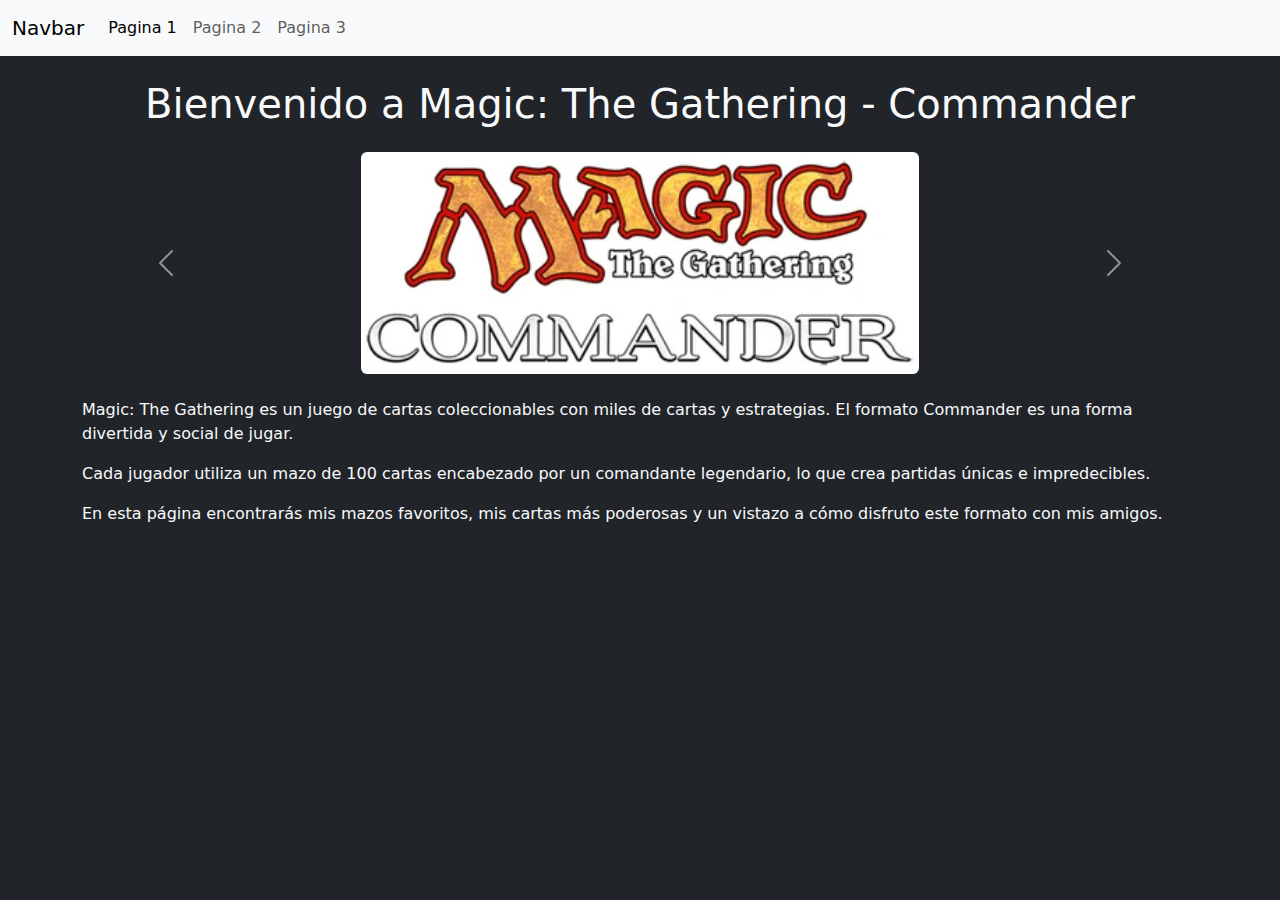
<file: index.html>
<!DOCTYPE html>
<html lang="es">
<head>
  <meta charset="UTF-8">
  <meta name="viewport" content="width=device-width, initial-scale=1.0">
  <title>Magic Commander</title>
  <link href="https://cdn.jsdelivr.net/npm/bootstrap@5.3.3/dist/css/bootstrap.min.css" rel="stylesheet">
</head>
<body class="bg-dark text-light">

    <nav class="navbar navbar-expand-lg bg-body-tertiary">
        <div class="container-fluid">
            <a class="navbar-brand" href="index.html">Navbar</a>
            <button class="navbar-toggler" type="button" data-bs-toggle="collapse" data-bs-target="#navbarNav"
                aria-controls="navbarNav" aria-expanded="false" aria-label="Toggle navigation">
                <span class="navbar-toggler-icon"></span>
            </button>
            <div class="collapse navbar-collapse" id="navbarNav">
                <ul class="navbar-nav">
                    <li class="nav-item">
                        <a class="nav-link active" aria-current="page" href="pagina1.html">Pagina 1</a>
                    </li>
                    <li class="nav-item">
                        <a class="nav-link" href="pagina2.html">Pagina 2</a>
                    </li>
                    <li class="nav-item">
                        <a class="nav-link" href="pagina3.html">Pagina 3</a>
                    </li>
                </ul>
            </div>
        </div>
    </nav>

  <div class="container mt-4">
    <h1 class="text-center">Bienvenido a Magic: The Gathering - Commander</h1>

    <div id="carouselExample" class="carousel slide mt-4">
      <div class="carousel-inner">
        <div class="carousel-item active">
          <img src="img/MTGCommanderLogo.webp" class="d-block mx-auto w-50 rounded" alt="Deck 1">
        </div>
        <div class="carousel-item">
          <img src="img/mesa.webp" class="d-block mx-auto w-50 rounded" alt="Deck 2">
        </div>
        <div class="carousel-item">
          <img src="img/precon.webp" class="d-block mx-auto w-50 rounded" alt="Carta">
        </div>
      </div>
      <button class="carousel-control-prev" type="button" data-bs-target="#carouselExample" data-bs-slide="prev">
        <span class="carousel-control-prev-icon"></span>
      </button>
      <button class="carousel-control-next" type="button" data-bs-target="#carouselExample" data-bs-slide="next">
        <span class="carousel-control-next-icon"></span>
      </button>
    </div>

    <p class="mt-4">
      Magic: The Gathering es un juego de cartas coleccionables con miles de cartas y estrategias. El formato Commander es una forma divertida y social de jugar.
    </p>
    <p>
      Cada jugador utiliza un mazo de 100 cartas encabezado por un comandante legendario, lo que crea partidas únicas e impredecibles.
    </p>
    <p>
      En esta página encontrarás mis mazos favoritos, mis cartas más poderosas y un vistazo a cómo disfruto este formato con mis amigos.
    </p>
  </div>

  <script src="https://cdn.jsdelivr.net/npm/bootstrap@5.3.3/dist/js/bootstrap.bundle.min.js"></script>
</body>
</html>
</file>
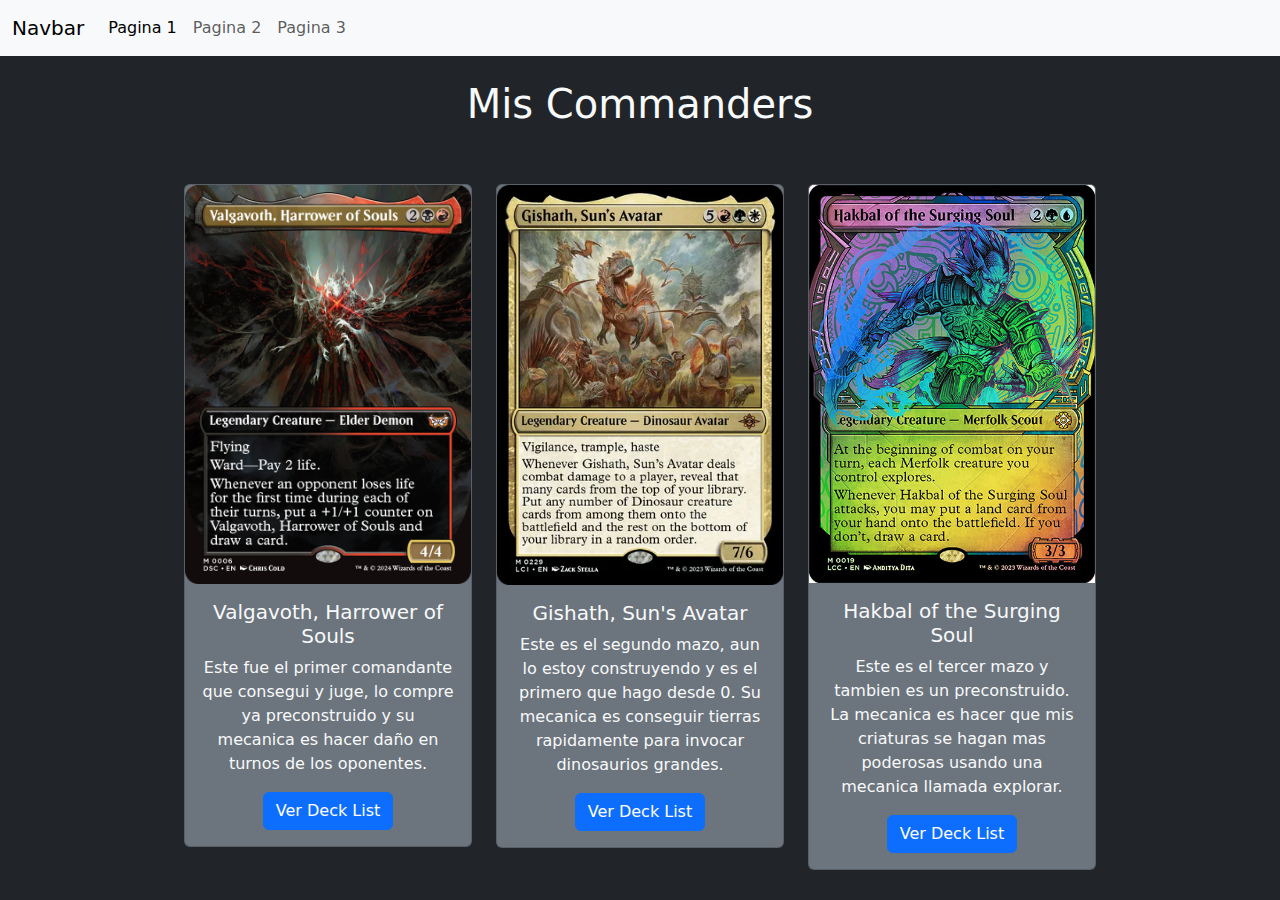
<file: pagina1.html>
<!DOCTYPE html>
<html lang="es">

<head>
    <meta charset="UTF-8">
    <meta name="viewport" content="width=device-width, initial-scale=1.0">
    <title>Magic Commander</title>
    <link href="https://cdn.jsdelivr.net/npm/bootstrap@5.3.3/dist/css/bootstrap.min.css" rel="stylesheet">
</head>

<body class="bg-dark text-light">

    <nav class="navbar navbar-expand-lg bg-body-tertiary">
        <div class="container-fluid">
            <a class="navbar-brand" href="index.html">Navbar</a>
            <button class="navbar-toggler" type="button" data-bs-toggle="collapse" data-bs-target="#navbarNav"
                aria-controls="navbarNav" aria-expanded="false" aria-label="Toggle navigation">
                <span class="navbar-toggler-icon"></span>
            </button>
            <div class="collapse navbar-collapse" id="navbarNav">
                <ul class="navbar-nav">
                    <li class="nav-item">
                        <a class="nav-link active" aria-current="page" href="pagina1.html">Pagina 1</a>
                    </li>
                    <li class="nav-item">
                        <a class="nav-link" href="pagina2.html">Pagina 2</a>
                    </li>
                    <li class="nav-item">
                        <a class="nav-link" href="pagina3.html">Pagina 3</a>
                    </li>
                </ul>
            </div>
        </div>
    </nav>

    <div class="container mt-4 d-flex flex-column align-items-center">
        <h1 class="text-center">
            Mis Commanders
        </h1>
        <div class="row">
            <div class="col-12 col-lg-4">
                <div class="card mt-5 bg-secondary text-light text-center" style="width: 18rem;">
                    <img src="img/valga.png" class="card-img-top" alt="Commander 1">
                    <div class="card-body">
                        <h5 class="card-title">Valgavoth, Harrower of Souls</h5>
                        <p class="card-text">Este fue el primer comandante que consegui y juge, lo compre ya
                            preconstruido y su mecanica es hacer daño en turnos de los oponentes.</p>
                        <a href="https://moxfield.com/decks/pnGkUqRJ5EyzT3J7OSlWeg" class="btn btn-primary">Ver Deck List</a>
                    </div>

                </div>
            </div>

            <div class="col-12 col-lg-4">
                <div class="card mt-5 bg-secondary text-light text-center" style="width: 18rem;">
                    <img src="img/gishath.webp" class="card-img-top" alt="Commander 1">
                    <div class="card-body">
                        <h5 class="card-title">Gishath, Sun's Avatar</h5>
                        <p class="card-text">Este es el segundo mazo, aun lo estoy construyendo y es el
                            primero que hago desde 0.
                            Su mecanica es conseguir tierras rapidamente para invocar dinosaurios grandes.
                        </p>
                        <a href="https://moxfield.com/decks/I9dL5dyxwUiLCRZcoVreow" class="btn btn-primary">Ver Deck List</a>
                    </div>
                </div>
            </div>

            <div class="col-12 col-lg-4">
                <div class="card mt-5 bg-secondary text-light text-center" style="width: 18rem;">
                    <img src="img/HakbalOfTheSurgingSoul.jpg" class="card-img-top" alt="Commander 1">
                    <div class="card-body">
                        <h5 class="card-title">Hakbal of the Surging Soul</h5>
                        <p class="card-text">Este es el tercer mazo y tambien es un preconstruido. La
                            mecanica es hacer que mis criaturas se hagan mas poderosas usando una mecanica llamada
                            explorar.</p>
                        <a href="https://moxfield.com/decks/lnTvk7dGp0KzsvxIMxPDJg" class="btn btn-primary">Ver Deck List</a>
                    </div>
                </div>
            </div>
        </div>
    </div>

    <script src="https://cdn.jsdelivr.net/npm/bootstrap@5.3.3/dist/js/bootstrap.bundle.min.js"></script>
</body>

</html>
</file>
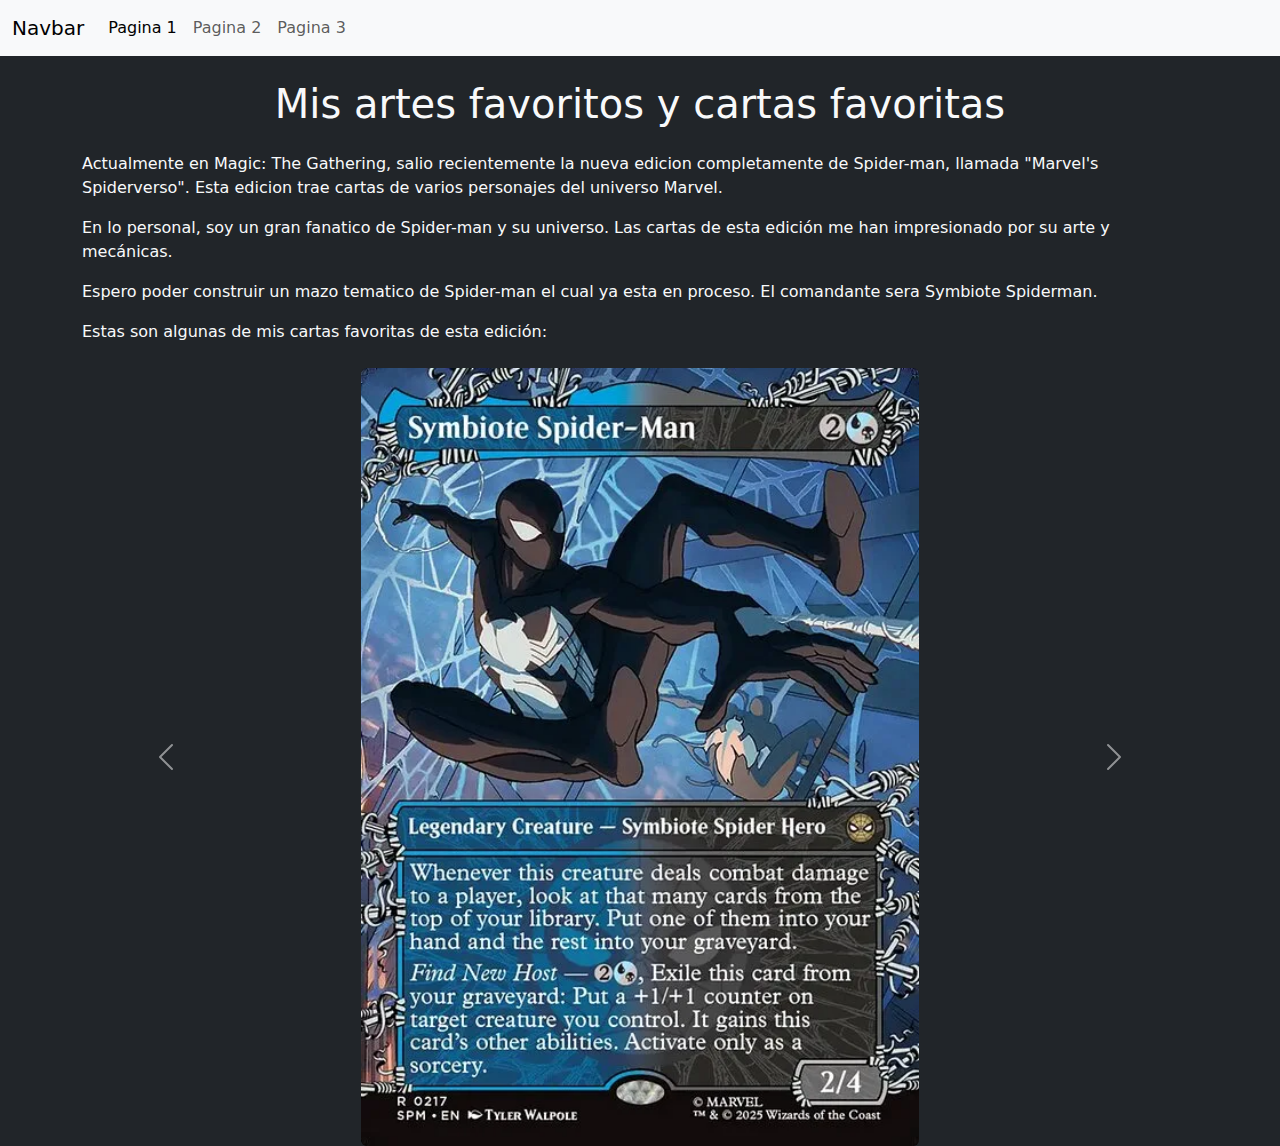
<file: pagina2.html>
<!DOCTYPE html>
<html lang="es">

<head>
    <meta charset="UTF-8">
    <meta name="viewport" content="width=device-width, initial-scale=1.0">
    <title>Magic Commander</title>
    <link href="https://cdn.jsdelivr.net/npm/bootstrap@5.3.3/dist/css/bootstrap.min.css" rel="stylesheet">
</head>

<body class="bg-dark text-light">

    <nav class="navbar navbar-expand-lg bg-body-tertiary">
        <div class="container-fluid">
            <a class="navbar-brand" href="index.html">Navbar</a>
            <button class="navbar-toggler" type="button" data-bs-toggle="collapse" data-bs-target="#navbarNav"
                aria-controls="navbarNav" aria-expanded="false" aria-label="Toggle navigation">
                <span class="navbar-toggler-icon"></span>
            </button>
            <div class="collapse navbar-collapse" id="navbarNav">
                <ul class="navbar-nav">
                    <li class="nav-item">
                        <a class="nav-link active" aria-current="page" href="pagina1.html">Pagina 1</a>
                    </li>
                    <li class="nav-item">
                        <a class="nav-link" href="pagina2.html">Pagina 2</a>
                    </li>
                    <li class="nav-item">
                        <a class="nav-link" href="pagina3.html">Pagina 3</a>
                    </li>
                </ul>
            </div>
        </div>
    </nav>
    <div class="container mt-4">
        <h1 class="text-center">Mis artes favoritos y cartas favoritas</h1>
        <p class="mt-4">
            Actualmente en Magic: The Gathering, salio recientemente la nueva edicion completamente de Spider-man,
            llamada "Marvel's Spiderverso". Esta edicion trae cartas de varios personajes del universo Marvel.
        </p>
        <p>
            En lo personal, soy un gran fanatico de Spider-man y su universo. Las cartas de esta edición me han
            impresionado por su arte y mecánicas.
        </p>
        <p>
            Espero poder construir un mazo tematico de Spider-man el cual ya esta en proceso. El comandante sera Symbiote Spiderman.
        </p>
        <p>
            Estas son algunas de mis cartas favoritas de esta edición:
        </p>

        <div id="carouselExample" class="carousel slide mt-4">
            <div class="carousel-inner">
                <div class="carousel-item active">
                    <img src="img/symbioteSpiderman.webp" class="d-block mx-auto w-50 rounded" alt="Deck 1">
                </div>
                <div class="carousel-item">
                    <img src="img/confluencia.webp" class="d-block mx-auto w-50 rounded" alt="Deck 2">
                </div>
                <div class="carousel-item">
                    <img src="img/impostor.webp" class="d-block mx-auto w-50 rounded" alt="Carta">
                </div>
                <div class="carousel-item">
                    <img src="img/reanimar.webp" class="d-block mx-auto w-50 rounded" alt="Carta">
                </div>
                <div class="carousel-item">
                    <img src="img/superior.webp" class="d-block mx-auto w-50 rounded" alt="Carta">
                </div>
                <div class="carousel-item">
                    <img src="img/swamp.webp" class="d-block mx-auto w-50 rounded" alt="Carta">
                </div>
                <div class="carousel-item">
                    <img src="img/Infernal.webp" class="d-block mx-auto w-50 rounded" alt="Carta">
                </div>
            </div>
            <button class="carousel-control-prev" type="button" data-bs-target="#carouselExample" data-bs-slide="prev">
                <span class="carousel-control-prev-icon"></span>
            </button>
            <button class="carousel-control-next" type="button" data-bs-target="#carouselExample" data-bs-slide="next">
                <span class="carousel-control-next-icon"></span>
            </button>
        </div>
    </div>



    <script src="https://cdn.jsdelivr.net/npm/bootstrap@5.3.3/dist/js/bootstrap.bundle.min.js"></script>
</body>

</html>
</file>
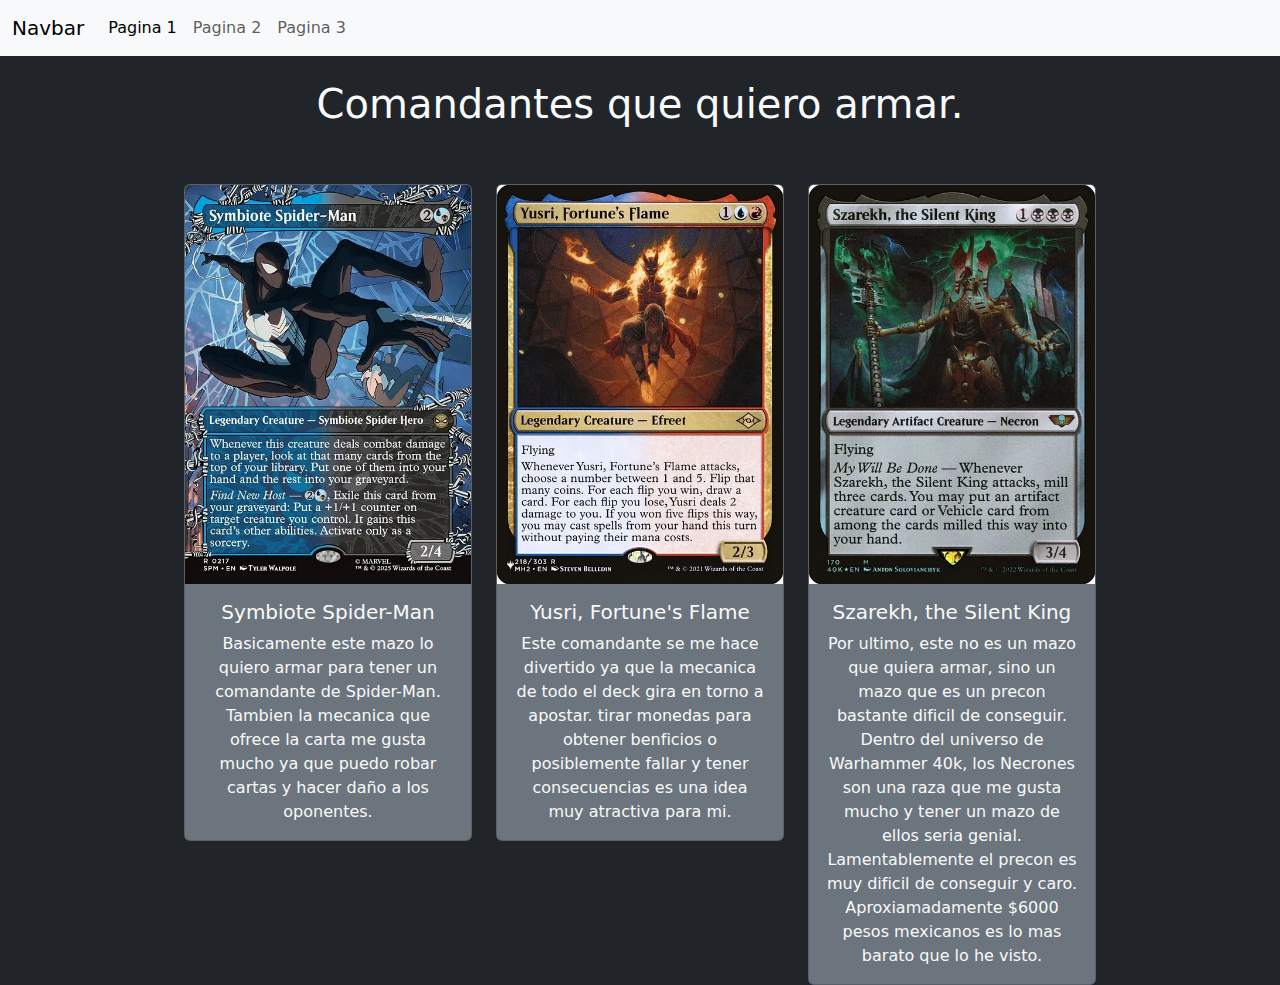
<file: pagina3.html>
<!DOCTYPE html>
<html lang="es">

<head>
    <meta charset="UTF-8">
    <meta name="viewport" content="width=device-width, initial-scale=1.0">
    <title>Magic Commander</title>
    <link href="https://cdn.jsdelivr.net/npm/bootstrap@5.3.3/dist/css/bootstrap.min.css" rel="stylesheet">
</head>

<body class="bg-dark text-light">

    <nav class="navbar navbar-expand-lg bg-body-tertiary">
        <div class="container-fluid">
            <a class="navbar-brand" href="index.html">Navbar</a>
            <button class="navbar-toggler" type="button" data-bs-toggle="collapse" data-bs-target="#navbarNav"
                aria-controls="navbarNav" aria-expanded="false" aria-label="Toggle navigation">
                <span class="navbar-toggler-icon"></span>
            </button>
            <div class="collapse navbar-collapse" id="navbarNav">
                <ul class="navbar-nav">
                    <li class="nav-item">
                        <a class="nav-link active" aria-current="page" href="pagina1.html">Pagina 1</a>
                    </li>
                    <li class="nav-item">
                        <a class="nav-link" href="pagina2.html">Pagina 2</a>
                    </li>
                    <li class="nav-item">
                        <a class="nav-link" href="pagina3.html">Pagina 3</a>
                    </li>
                </ul>
            </div>
        </div>
    </nav>


    <div class="container mt-4 d-flex flex-column align-items-center">
        <h1 class="text-center">
            Comandantes que quiero armar.
        </h1>
        <div class="row">
            <div class="col-12 col-lg-4">
                <div class="card mt-5 bg-secondary text-light text-center" style="width: 18rem;">
                    <img src="img/symbioteSpiderman.webp" class="card-img-top" alt="Commander 1">
                    <div class="card-body">
                        <h5 class="card-title">Symbiote Spider-Man</h5>
                        <p class="card-text">Basicamente este mazo lo quiero armar para tener un comandante de
                            Spider-Man.
                            Tambien la mecanica que ofrece la carta me gusta mucho ya que puedo robar cartas y hacer
                            daño a los oponentes.
                        </p>
                    </div>
                </div>
            </div>

            <div class="col-12 col-lg-4">
                <div class="card mt-5 bg-secondary text-light text-center" style="width: 18rem;">
                    <img src="img/yusri.webp" class="card-img-top" alt="Commander 1">
                    <div class="card-body">
                        <h5 class="card-title">Yusri, Fortune's Flame</h5>
                        <p class="card-text">Este comandante se me hace divertido ya que la mecanica de todo el deck gira en torno a apostar.
                            tirar monedas para obtener benficios o posiblemente fallar y tener consecuencias es una idea muy atractiva para mi.
                        </p>
                    </div>
                </div>
            </div>

            <div class="col-12 col-lg-4">
                <div class="card mt-5 bg-secondary text-light text-center" style="width: 18rem;">
                    <img src="img/necrons.webp" class="card-img-top" alt="Commander 1">
                    <div class="card-body">
                        <h5 class="card-title">Szarekh, the Silent King</h5>
                        <p class="card-text">Por ultimo, este no es un mazo que quiera armar, sino un mazo que es un precon bastante dificil de conseguir.
                            Dentro del universo de Warhammer 40k, los Necrones son una raza que me gusta mucho y tener un mazo de ellos seria genial.
                            Lamentablemente el precon es muy dificil de conseguir y caro. Aproxiamadamente $6000 pesos mexicanos es lo mas barato que lo he visto.
                        </p>
                    </div>
                </div>
            </div>
        </div>
    </div>



    <script src="https://cdn.jsdelivr.net/npm/bootstrap@5.3.3/dist/js/bootstrap.bundle.min.js"></script>
</body>

</html>
</file>
